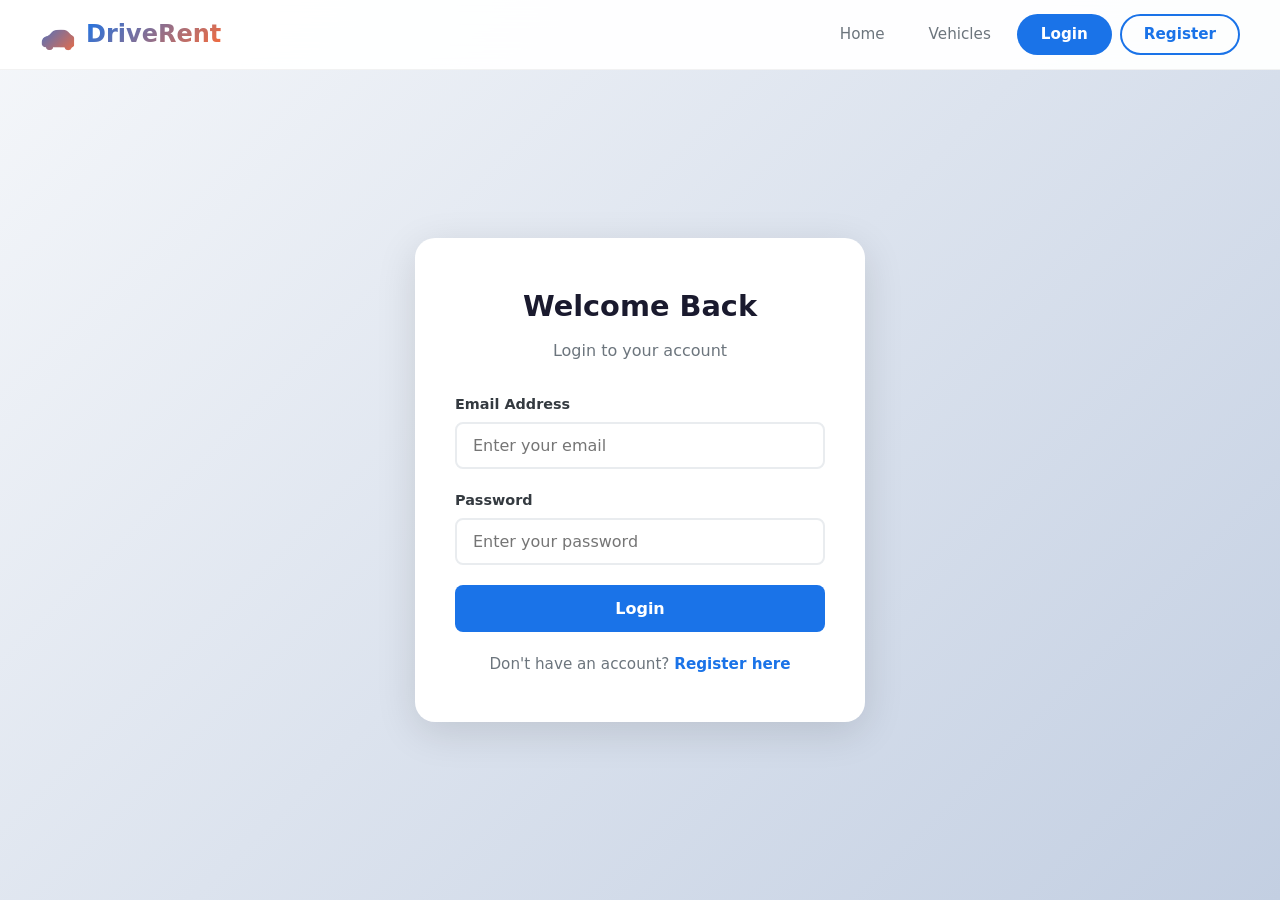
<file: frontend/pages/booking.html>
<!DOCTYPE html>
<html lang="en">
<head>
  <meta charset="UTF-8">
  <meta name="viewport" content="width=device-width, initial-scale=1.0">
  <title>Booking - DriveRent</title>
  <link rel="stylesheet" href="../css/style.css">
  <link rel="icon" href="data:image/svg+xml,<svg xmlns='http://www.w3.org/2000/svg' viewBox='0 0 100 100'><text y='.9em' font-size='90'>🚗</text></svg>">
</head>
<body>
  <nav class="navbar">
    <div class="container">
      <a href="/" class="nav-brand">
        <span class="brand-icon">🚗</span>
        <span>DriveRent</span>
      </a>
      <button class="nav-toggle" aria-label="Toggle navigation">
        <span></span><span></span><span></span>
      </button>
      <div class="nav-links"></div>
    </div>
  </nav>

  <main class="booking-page">
    <div class="container">
      <h1 style="font-size:2rem;font-weight:800;margin-bottom:8px;" id="pageTitle">Bookings</h1>
      <p style="color:var(--gray);margin-bottom:30px;" id="pageSubtitle">Choose a vehicle or manage your existing bookings.</p>

      <div id="myBookings"></div>

      <div id="bookingContent" style="display:none;">
        <div class="booking-layout">
          <div>
            <form id="bookingForm">
              <div id="alert" class="alert"></div>
              <input type="hidden" id="vehicleId">
              <div class="form-group">
                <label for="startDate">Pick-up Date</label>
                <input type="date" id="startDate" required
                       min="">
              </div>
              <div class="form-group">
                <label for="endDate">Drop-off Date</label>
                <input type="date" id="endDate" required
                       min="">
              </div>
              <button type="submit" class="form-submit">Confirm Booking</button>
            </form>
          </div>
          <div class="booking-summary" id="bookingSummary">
            <p style="color:var(--gray);">Select a vehicle to see booking summary</p>
          </div>
        </div>
      </div>
    </div>
  </main>

  <footer class="footer">
    <div class="container">
      <div class="footer-grid">
        <div class="footer-brand">
          <h3>🚗 DriveRent</h3>
          <p>Your trusted partner for vehicle rentals.</p>
        </div>
        <div>
          <h4>Quick Links</h4>
          <a href="/">Home</a>
          <a href="vehicles.html">Vehicles</a>
        </div>
        <div>
          <h4>Legal</h4>
          <a href="#">Terms & Conditions</a>
          <a href="#">Privacy Policy</a>
        </div>
        <div>
          <h4>Contact</h4>
          <a href="#">📧 support@driverent.com</a>
          <a href="#">📞 +91 98765 43210</a>
        </div>
      </div>
      <div class="footer-bottom">
        <p>&copy; 2024 DriveRent. All rights reserved.</p>
      </div>
    </div>
  </footer>

  <div class="loading-overlay" id="loadingOverlay">
    <div class="spinner"></div>
  </div>

  <script src="../js/api.js"></script>
  <script src="../js/auth.js"></script>
  <script src="../js/booking.js"></script>
  <script>
    document.addEventListener('DOMContentLoaded', () => {
      const today = new Date().toISOString().split('T')[0];
      const startDate = document.getElementById('startDate');
      const endDate = document.getElementById('endDate');
      if (startDate) startDate.setAttribute('min', today);
      if (endDate) endDate.setAttribute('min', today);
    });
  </script>
</body>
</html>
</file>
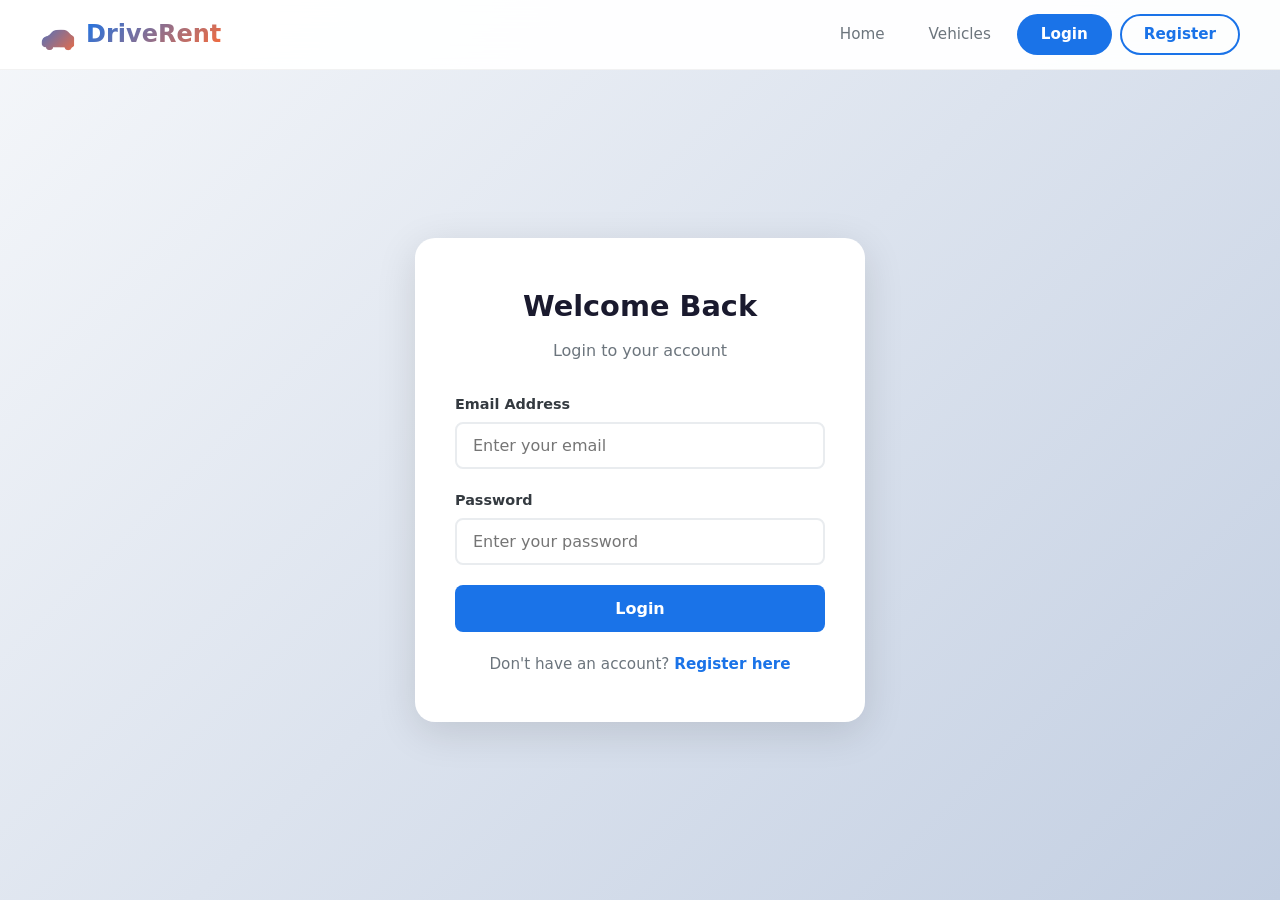
<file: frontend/pages/login.html>
<!DOCTYPE html>
<html lang="en">
<head>
  <meta charset="UTF-8">
  <meta name="viewport" content="width=device-width, initial-scale=1.0">
  <title>Login - DriveRent</title>
  <link rel="stylesheet" href="../css/style.css">
  <link rel="icon" href="data:image/svg+xml,<svg xmlns='http://www.w3.org/2000/svg' viewBox='0 0 100 100'><text y='.9em' font-size='90'>🚗</text></svg>">
</head>
<body>
  <nav class="navbar">
    <div class="container">
      <a href="/" class="nav-brand">
        <span class="brand-icon">🚗</span>
        <span>DriveRent</span>
      </a>
      <button class="nav-toggle" aria-label="Toggle navigation">
        <span></span><span></span><span></span>
      </button>
      <div class="nav-links"></div>
    </div>
  </nav>

  <main class="auth-page">
    <div class="auth-card">
      <div class="auth-header">
        <h2>Welcome Back</h2>
        <p>Login to your account</p>
      </div>
      <div id="alert" class="alert"></div>
      <form id="loginForm">
        <div class="form-group">
          <label for="email">Email Address</label>
          <input type="email" id="email" placeholder="Enter your email" required>
          <div class="error-text">Please enter a valid email</div>
        </div>
        <div class="form-group">
          <label for="password">Password</label>
          <input type="password" id="password" placeholder="Enter your password" required minlength="6">
          <div class="error-text">Password must be at least 6 characters</div>
        </div>
        <button type="submit" class="form-submit" id="submitBtn">Login</button>
      </form>
      <div class="auth-footer">
        Don't have an account? <a href="register.html">Register here</a>
      </div>
    </div>
  </main>

  <div class="loading-overlay" id="loadingOverlay">
    <div class="spinner"></div>
  </div>

  <script src="../js/api.js"></script>
  <script src="../js/auth.js"></script>
  <script>
    document.addEventListener('DOMContentLoaded', () => {
      const params = new URLSearchParams(window.location.search);
      const redirect = params.get('redirect');
      if (redirect) {
        const regLink = document.querySelector('.auth-footer a');
        if (regLink) {
          regLink.href = `register.html?redirect=${encodeURIComponent(redirect)}`;
        }
      }
    });

    document.getElementById('loginForm').addEventListener('submit', async (e) => {
      e.preventDefault();
      hideAlert();

      const email = document.getElementById('email').value.trim();
      const password = document.getElementById('password').value;
      const submitBtn = document.getElementById('submitBtn');

      submitBtn.disabled = true;
      submitBtn.textContent = 'Logging in...';

      try {
        const response = await api.login(email, password);

        if (response.success) {
          localStorage.setItem('token', response.data.token);
          localStorage.setItem('user', JSON.stringify({
            id: response.data.id,
            name: response.data.name,
            email: response.data.email,
            role: response.data.role,
          }));

          const params = new URLSearchParams(window.location.search);
          const redirect = params.get('redirect') || '/';
          window.location.href = redirect;
        } else {
          showAlert(response.message || 'Login failed');
        }
      } catch (error) {
        showAlert(error.message);
      } finally {
        submitBtn.disabled = false;
        submitBtn.textContent = 'Login';
      }
    });
  </script>
</body>
</html>
</file>
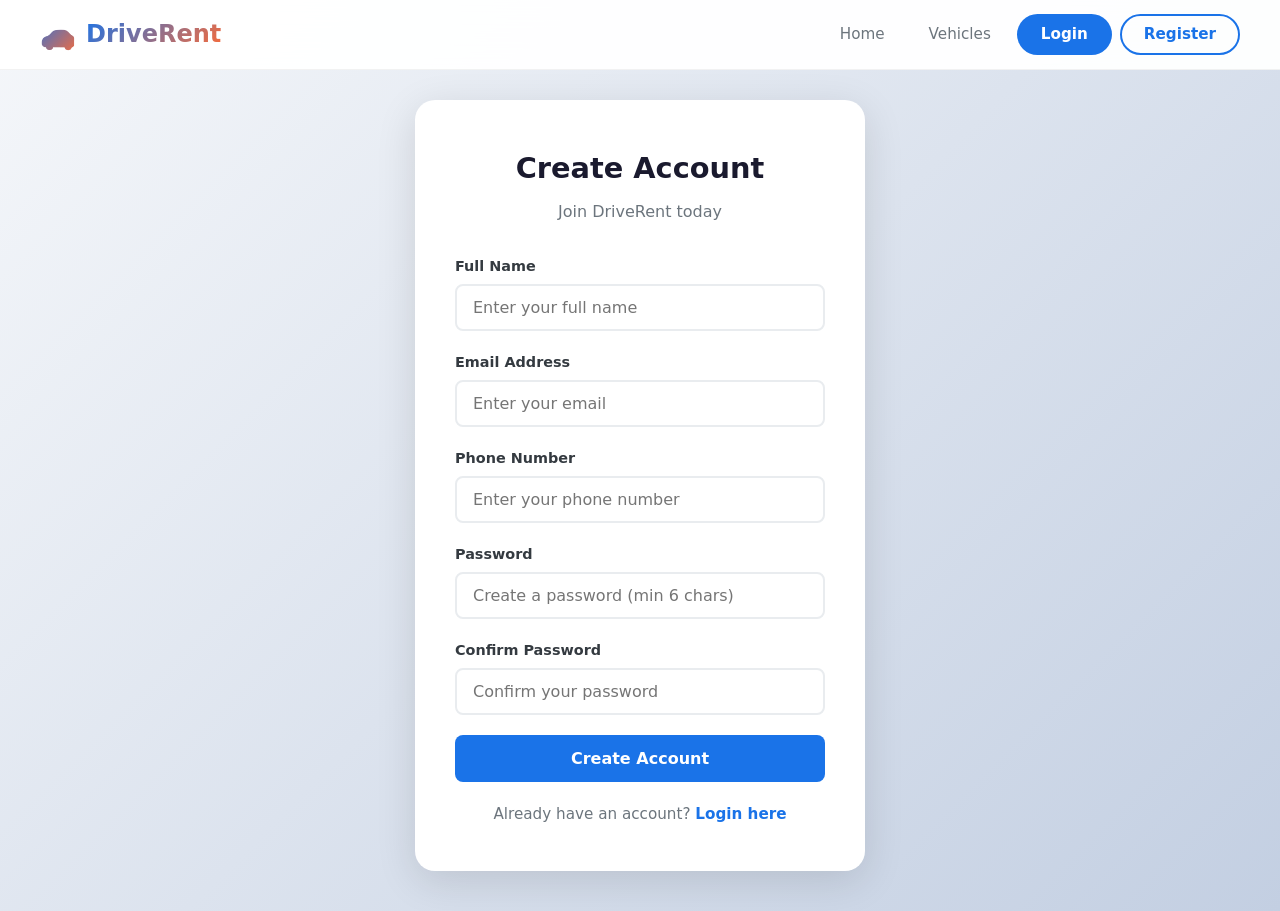
<file: frontend/pages/register.html>
<!DOCTYPE html>
<html lang="en">
<head>
  <meta charset="UTF-8">
  <meta name="viewport" content="width=device-width, initial-scale=1.0">
  <title>Register - DriveRent</title>
  <link rel="stylesheet" href="../css/style.css">
  <link rel="icon" href="data:image/svg+xml,<svg xmlns='http://www.w3.org/2000/svg' viewBox='0 0 100 100'><text y='.9em' font-size='90'>🚗</text></svg>">
</head>
<body>
  <nav class="navbar">
    <div class="container">
      <a href="/" class="nav-brand">
        <span class="brand-icon">🚗</span>
        <span>DriveRent</span>
      </a>
      <button class="nav-toggle" aria-label="Toggle navigation">
        <span></span><span></span><span></span>
      </button>
      <div class="nav-links"></div>
    </div>
  </nav>

  <main class="auth-page">
    <div class="auth-card">
      <div class="auth-header">
        <h2>Create Account</h2>
        <p>Join DriveRent today</p>
      </div>
      <div id="alert" class="alert"></div>
      <form id="registerForm">
        <div class="form-group">
          <label for="name">Full Name</label>
          <input type="text" id="name" placeholder="Enter your full name" required minlength="2">
          <div class="error-text">Name must be at least 2 characters</div>
        </div>
        <div class="form-group">
          <label for="email">Email Address</label>
          <input type="email" id="email" placeholder="Enter your email" required>
          <div class="error-text">Please enter a valid email</div>
        </div>
        <div class="form-group">
          <label for="phone">Phone Number</label>
          <input type="tel" id="phone" placeholder="Enter your phone number">
        </div>
        <div class="form-group">
          <label for="password">Password</label>
          <input type="password" id="password" placeholder="Create a password (min 6 chars)" required minlength="6">
          <div class="error-text">Password must be at least 6 characters</div>
        </div>
        <div class="form-group">
          <label for="confirmPassword">Confirm Password</label>
          <input type="password" id="confirmPassword" placeholder="Confirm your password" required>
          <div class="error-text">Passwords do not match</div>
        </div>
        <button type="submit" class="form-submit" id="submitBtn">Create Account</button>
      </form>
      <div class="auth-footer">
        Already have an account? <a href="login.html">Login here</a>
      </div>
    </div>
  </main>

  <div class="loading-overlay" id="loadingOverlay">
    <div class="spinner"></div>
  </div>

  <script src="../js/api.js"></script>
  <script src="../js/auth.js"></script>
  <script>
    document.addEventListener('DOMContentLoaded', () => {
      const params = new URLSearchParams(window.location.search);
      const redirect = params.get('redirect');
      if (redirect) {
        const loginLink = document.querySelector('.auth-footer a');
        if (loginLink) {
          loginLink.href = `login.html?redirect=${encodeURIComponent(redirect)}`;
        }
      }
    });

    document.getElementById('registerForm').addEventListener('submit', async (e) => {
      e.preventDefault();
      hideAlert();

      const name = document.getElementById('name').value.trim();
      const email = document.getElementById('email').value.trim();
      const phone = document.getElementById('phone').value.trim();
      const password = document.getElementById('password').value;
      const confirmPassword = document.getElementById('confirmPassword').value;
      const submitBtn = document.getElementById('submitBtn');

      if (password !== confirmPassword) {
        showAlert('Passwords do not match');
        return;
      }

      submitBtn.disabled = true;
      submitBtn.textContent = 'Creating account...';

      try {
        const response = await api.register(name, email, password, phone);

        if (response.success) {
          showAlert('Account created successfully! Redirecting to login...', 'success');
          setTimeout(() => {
            const params = new URLSearchParams(window.location.search);
            const redirect = params.get('redirect');
            window.location.href = redirect ? `login.html?redirect=${encodeURIComponent(redirect)}` : 'login.html';
          }, 1500);
        } else {
          showAlert(response.message || 'Registration failed');
        }
      } catch (error) {
        showAlert(error.message);
      } finally {
        submitBtn.disabled = false;
        submitBtn.textContent = 'Create Account';
      }
    });
  </script>
</body>
</html>
</file>
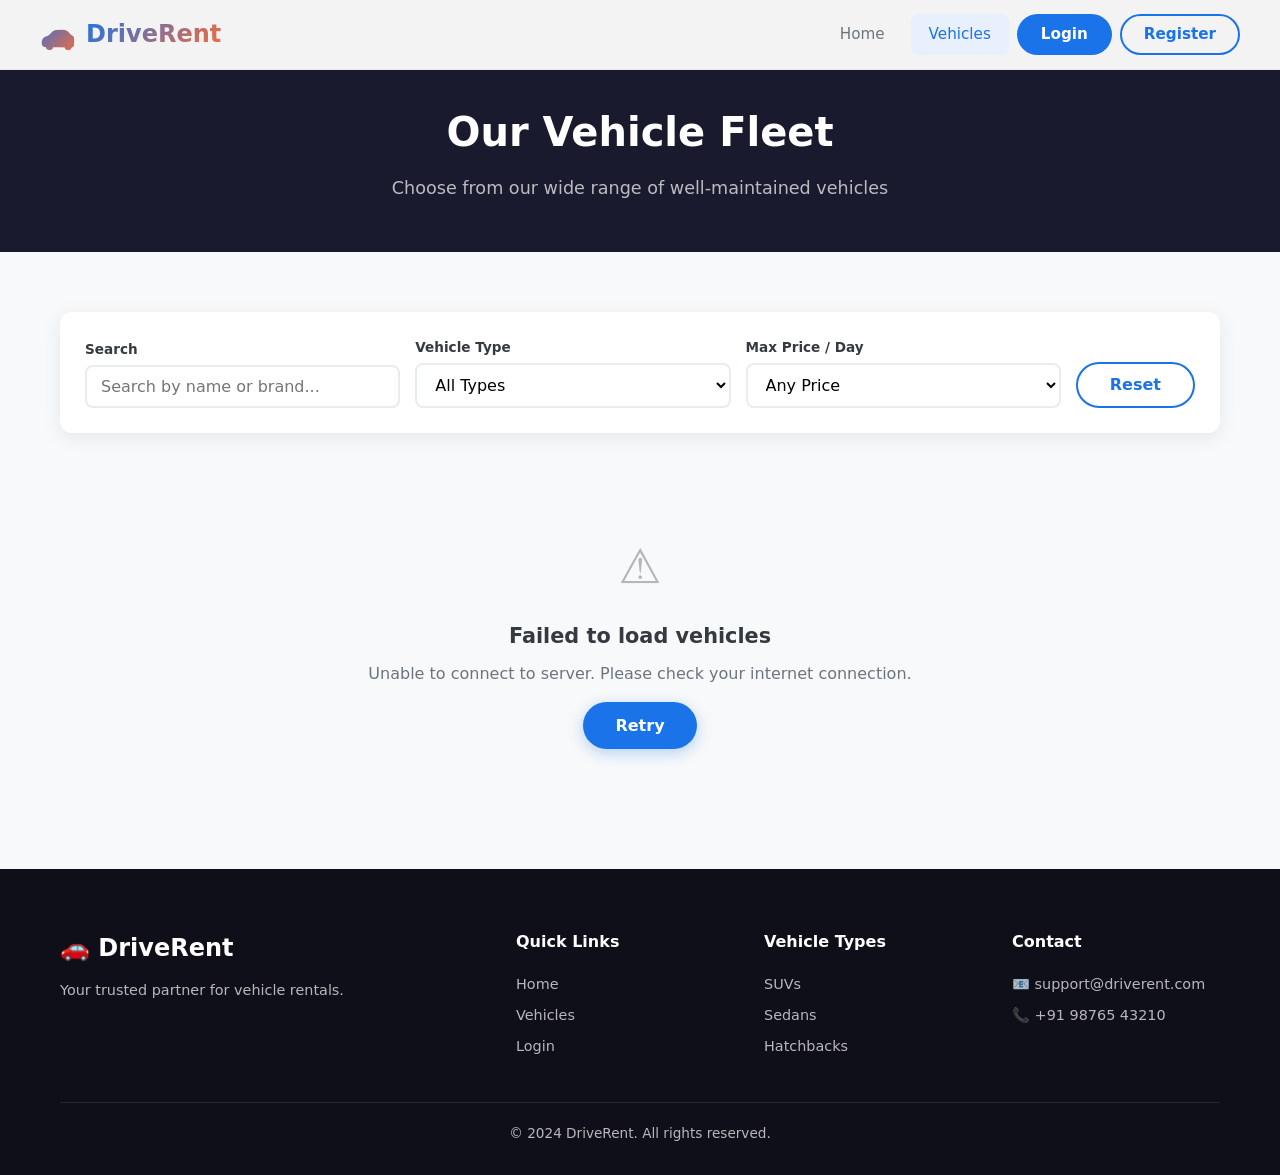
<file: frontend/pages/vehicles.html>
<!DOCTYPE html>
<html lang="en">
<head>
  <meta charset="UTF-8">
  <meta name="viewport" content="width=device-width, initial-scale=1.0">
  <title>Vehicles - DriveRent</title>
  <link rel="stylesheet" href="../css/style.css">
  <link rel="icon" href="data:image/svg+xml,<svg xmlns='http://www.w3.org/2000/svg' viewBox='0 0 100 100'><text y='.9em' font-size='90'>🚗</text></svg>">
</head>
<body>
  <nav class="navbar">
    <div class="container">
      <a href="/" class="nav-brand">
        <span class="brand-icon">🚗</span>
        <span>DriveRent</span>
      </a>
      <button class="nav-toggle" aria-label="Toggle navigation">
        <span></span><span></span><span></span>
      </button>
      <div class="nav-links"></div>
    </div>
  </nav>

  <div class="page-header">
    <div class="container">
      <h1>Our Vehicle Fleet</h1>
      <p>Choose from our wide range of well-maintained vehicles</p>
    </div>
  </div>

  <section class="page-section">
    <div class="container">
      <div class="filters-bar">
        <div class="form-group">
          <label>Search</label>
          <input type="text" id="searchInput" placeholder="Search by name or brand..." oninput="applyFilters()">
        </div>
        <div class="form-group">
          <label>Vehicle Type</label>
          <select id="typeFilter" onchange="applyFilters()">
            <option value="">All Types</option>
            <option value="SUV">SUV</option>
            <option value="Sedan">Sedan</option>
            <option value="Hatchback">Hatchback</option>
            <option value="Luxury">Luxury</option>
            <option value="MUV">MUV</option>
            <option value="Coupe">Coupe</option>
          </select>
        </div>
        <div class="form-group">
          <label>Max Price / Day</label>
          <select id="priceFilter" onchange="applyFilters()">
            <option value="">Any Price</option>
            <option value="1000">Under ₹1,000</option>
            <option value="2000">Under ₹2,000</option>
            <option value="5000">Under ₹5,000</option>
            <option value="10000">Under ₹10,000</option>
          </select>
        </div>
        <button class="btn btn-secondary" onclick="resetFilters()">Reset</button>
      </div>

      <div class="vehicles-grid" id="vehiclesGrid">
        <div class="spinner"></div>
      </div>
    </div>
  </section>

  <footer class="footer">
    <div class="container">
      <div class="footer-grid">
        <div class="footer-brand">
          <h3>🚗 DriveRent</h3>
          <p>Your trusted partner for vehicle rentals.</p>
        </div>
        <div>
          <h4>Quick Links</h4>
          <a href="/">Home</a>
          <a href="vehicles.html">Vehicles</a>
          <a href="login.html">Login</a>
        </div>
        <div>
          <h4>Vehicle Types</h4>
          <a href="vehicles.html?type=SUV">SUVs</a>
          <a href="vehicles.html?type=Sedan">Sedans</a>
          <a href="vehicles.html?type=Hatchback">Hatchbacks</a>
        </div>
        <div>
          <h4>Contact</h4>
          <a href="#">📧 support@driverent.com</a>
          <a href="#">📞 +91 98765 43210</a>
        </div>
      </div>
      <div class="footer-bottom">
        <p>&copy; 2024 DriveRent. All rights reserved.</p>
      </div>
    </div>
  </footer>

  <div class="loading-overlay" id="loadingOverlay">
    <div class="spinner"></div>
  </div>

  <script src="../js/api.js"></script>
  <script src="../js/auth.js"></script>
  <script src="../js/vehicles.js"></script>
</body>
</html>
</file>
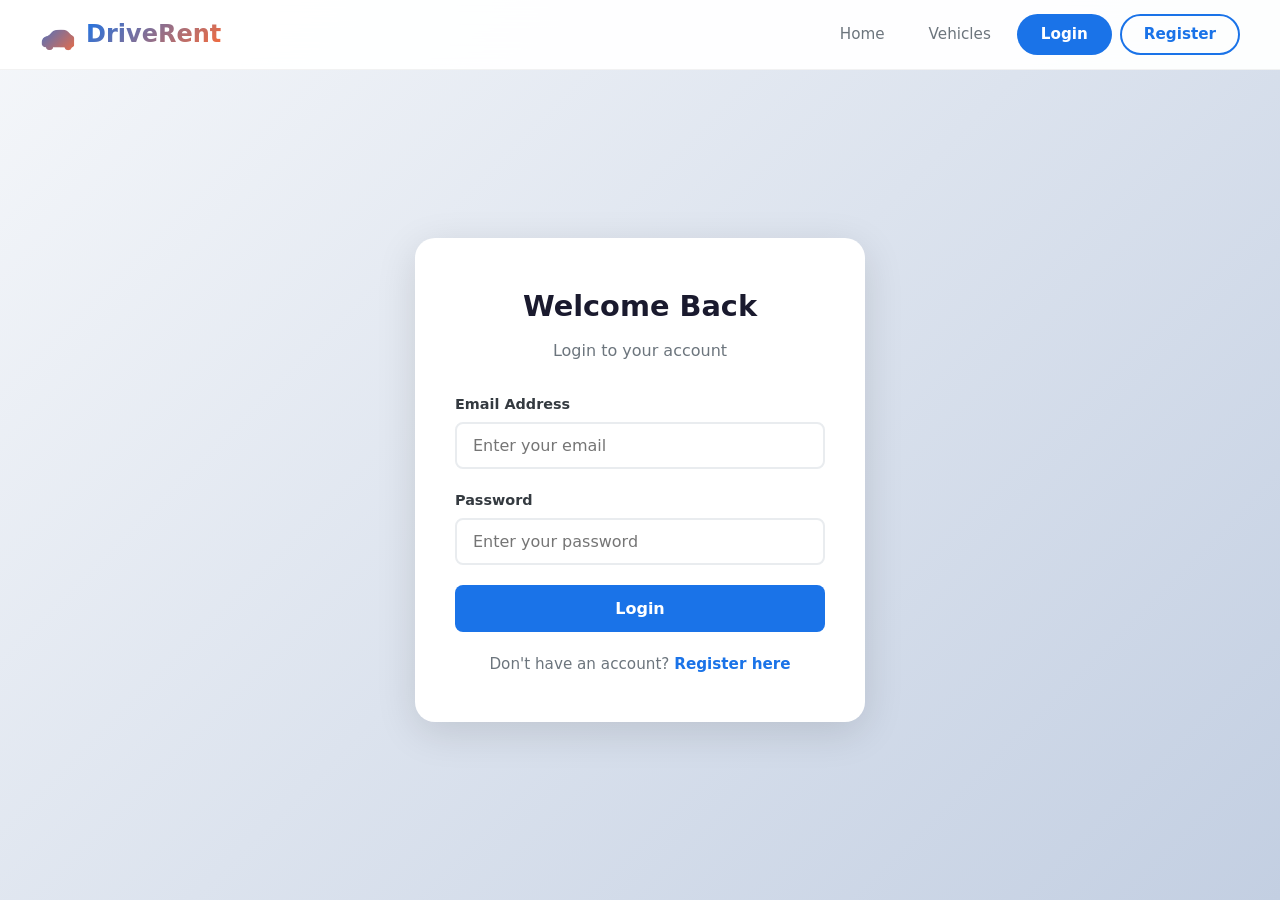
<file: frontend/pages/admin/dashboard.html>
<!DOCTYPE html>
<html lang="en">
<head>
  <meta charset="UTF-8">
  <meta name="viewport" content="width=device-width, initial-scale=1.0">
  <title>Admin Dashboard - DriveRent</title>
  <link rel="stylesheet" href="../../css/style.css">
  <link rel="stylesheet" href="../../css/admin.css">
  <link rel="icon" href="data:image/svg+xml,<svg xmlns='http://www.w3.org/2000/svg' viewBox='0 0 100 100'><text y='.9em' font-size='90'>🚗</text></svg>">
</head>
<body>
  <nav class="navbar">
    <div class="container">
      <a href="/" class="nav-brand">
        <span class="brand-icon">🚗</span>
        <span>DriveRent</span>
      </a>
      <button class="nav-toggle" aria-label="Toggle navigation">
        <span></span><span></span><span></span>
      </button>
      <div class="nav-links"></div>
    </div>
  </nav>

  <div class="admin-layout">
    <aside class="admin-sidebar">
      <div class="admin-user">
        <h4 id="adminName">Admin</h4>
        <p id="adminEmail">admin@gmail.com</p>
      </div>
      <a href="dashboard.html" class="active">
        <span class="sidebar-icon">📊</span> Dashboard
      </a>
      <a href="manage-vehicles.html">
        <span class="sidebar-icon">🚗</span> Vehicles
      </a>
      <a href="manage-bookings.html">
        <span class="sidebar-icon">📋</span> Bookings
      </a>
      <a href="manage-users.html">
        <span class="sidebar-icon">👥</span> Users
      </a>
    </aside>

    <main class="admin-main">
      <h2>Dashboard</h2>
      <p>Overview of your rental business</p>

      <div class="stats-grid">
        <div class="stat-card">
          <div class="stat-icon blue">👥</div>
          <div class="stat-info">
            <h4 id="totalUsers">0</h4>
            <p>Total Users</p>
          </div>
        </div>
        <div class="stat-card">
          <div class="stat-icon green">🚗</div>
          <div class="stat-info">
            <h4 id="totalVehicles">0</h4>
            <p>Total Vehicles</p>
          </div>
        </div>
        <div class="stat-card">
          <div class="stat-icon orange">📋</div>
          <div class="stat-info">
            <h4 id="totalBookings">0</h4>
            <p>Total Bookings</p>
          </div>
        </div>
        <div class="stat-card">
          <div class="stat-icon blue">⏳</div>
          <div class="stat-info">
            <h4 id="pendingBookings">0</h4>
            <p>Pending</p>
          </div>
        </div>
        <div class="stat-card">
          <div class="stat-icon green">✅</div>
          <div class="stat-info">
            <h4 id="confirmedBookings">0</h4>
            <p>Confirmed</p>
          </div>
        </div>
        <div class="stat-card">
          <div class="stat-icon red">❌</div>
          <div class="stat-info">
            <h4 id="cancelledBookings">0</h4>
            <p>Cancelled</p>
          </div>
        </div>
      </div>
    </main>
  </div>

  <div class="loading-overlay" id="loadingOverlay">
    <div class="spinner"></div>
  </div>

  <script src="../../js/api.js"></script>
  <script src="../../js/auth.js"></script>
  <script src="../../js/admin/dashboard.js"></script>
  <script>
    document.addEventListener('DOMContentLoaded', () => {
      const user = api.getUser();
      if (user) {
        document.getElementById('adminName').textContent = user.name;
        document.getElementById('adminEmail').textContent = user.email;
      }
    });
  </script>
</body>
</html>
</file>
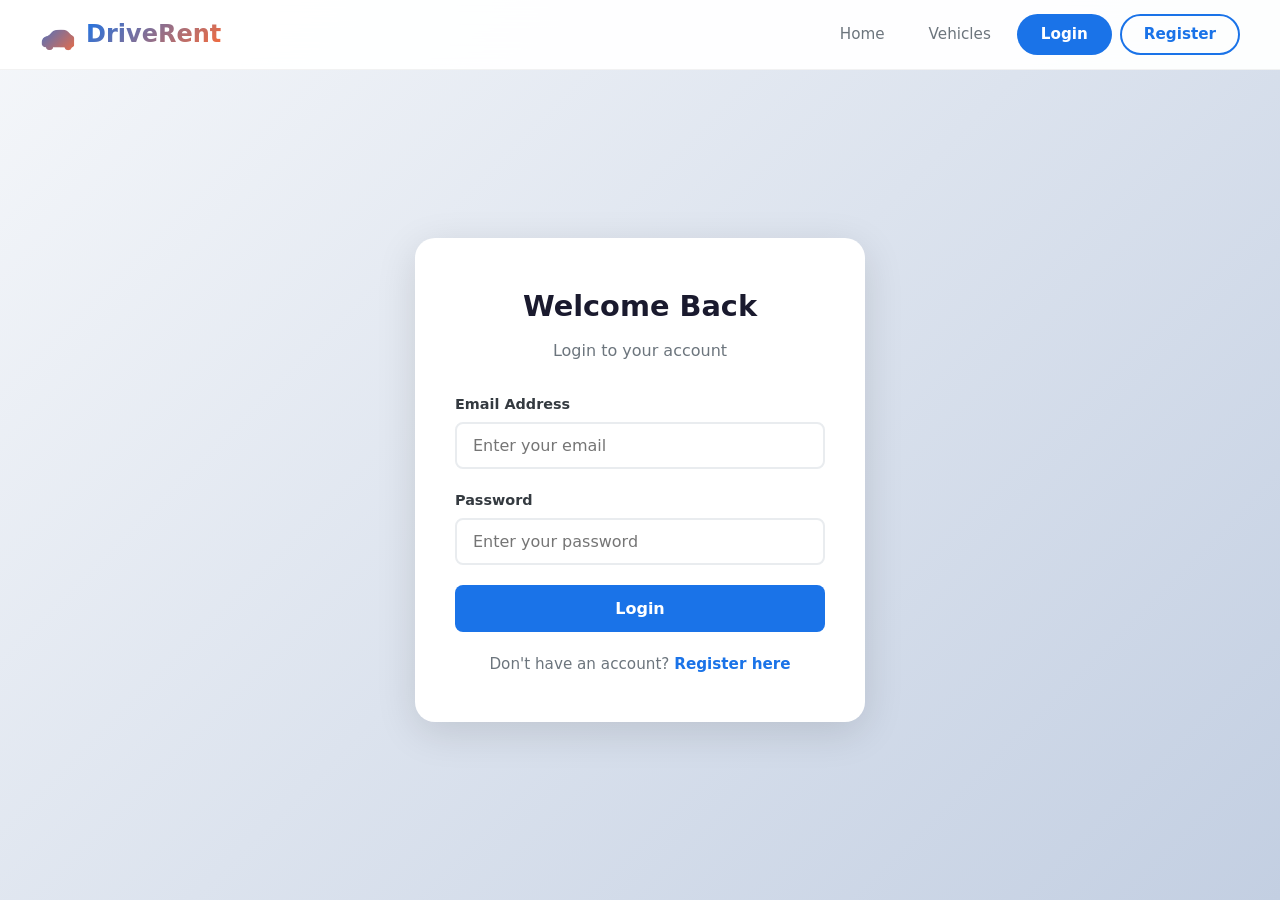
<file: frontend/pages/admin/manage-bookings.html>
<!DOCTYPE html>
<html lang="en">
<head>
  <meta charset="UTF-8">
  <meta name="viewport" content="width=device-width, initial-scale=1.0">
  <title>Manage Bookings - DriveRent Admin</title>
  <link rel="stylesheet" href="../../css/style.css">
  <link rel="stylesheet" href="../../css/admin.css">
  <link rel="icon" href="data:image/svg+xml,<svg xmlns='http://www.w3.org/2000/svg' viewBox='0 0 100 100'><text y='.9em' font-size='90'>🚗</text></svg>">
</head>
<body>
  <nav class="navbar">
    <div class="container">
      <a href="/" class="nav-brand">
        <span class="brand-icon">🚗</span>
        <span>DriveRent</span>
      </a>
      <button class="nav-toggle" aria-label="Toggle navigation">
        <span></span><span></span><span></span>
      </button>
      <div class="nav-links"></div>
    </div>
  </nav>

  <div class="admin-layout">
    <aside class="admin-sidebar">
      <div class="admin-user">
        <h4 id="adminName">Admin</h4>
        <p id="adminEmail">admin@gmail.com</p>
      </div>
      <a href="dashboard.html"><span class="sidebar-icon">📊</span> Dashboard</a>
      <a href="manage-vehicles.html"><span class="sidebar-icon">🚗</span> Vehicles</a>
      <a href="manage-bookings.html" class="active"><span class="sidebar-icon">📋</span> Bookings</a>
      <a href="manage-users.html"><span class="sidebar-icon">👥</span> Users</a>
    </aside>

    <main class="admin-main">
      <div class="data-table-wrapper">
        <div class="data-table-toolbar">
          <h3>All Bookings</h3>
        </div>
        <table class="data-table" id="bookingsTable">
          <thead>
            <tr>
              <th>ID</th>
              <th>Customer</th>
              <th>Vehicle</th>
              <th>Dates</th>
              <th>Total</th>
              <th>Status</th>
              <th>Actions</th>
            </tr>
          </thead>
          <tbody></tbody>
        </table>
      </div>
    </main>
  </div>

  <div class="loading-overlay" id="loadingOverlay">
    <div class="spinner"></div>
  </div>

  <script src="../../js/api.js"></script>
  <script src="../../js/auth.js"></script>
  <script src="../../js/admin/manage-bookings.js"></script>
  <script>
    document.addEventListener('DOMContentLoaded', () => {
      const user = api.getUser();
      if (user) {
        document.getElementById('adminName').textContent = user.name;
        document.getElementById('adminEmail').textContent = user.email;
      }
    });
  </script>
</body>
</html>
</file>
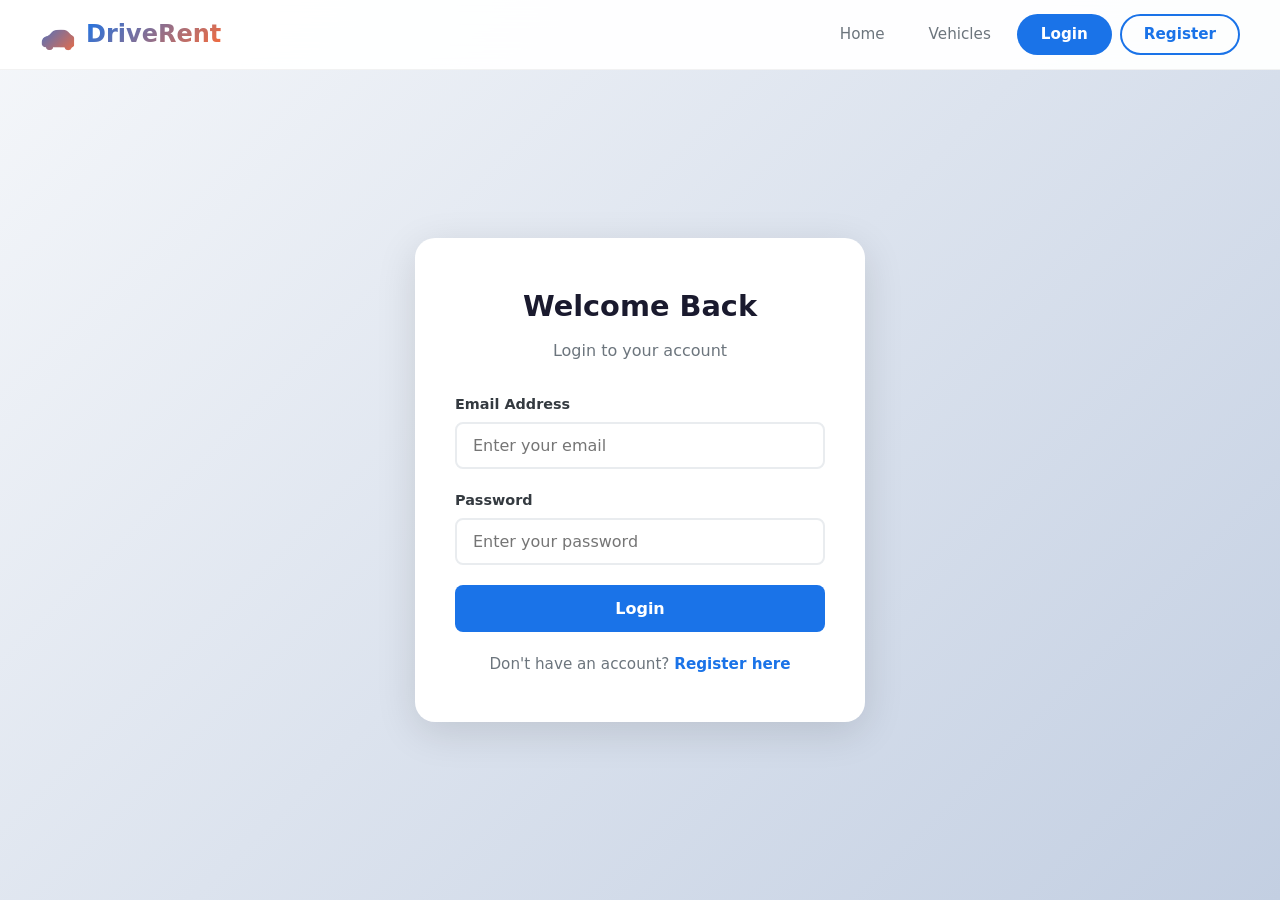
<file: frontend/pages/admin/manage-users.html>
<!DOCTYPE html>
<html lang="en">
<head>
  <meta charset="UTF-8">
  <meta name="viewport" content="width=device-width, initial-scale=1.0">
  <title>Manage Users - DriveRent Admin</title>
  <link rel="stylesheet" href="../../css/style.css">
  <link rel="stylesheet" href="../../css/admin.css">
  <link rel="icon" href="data:image/svg+xml,<svg xmlns='http://www.w3.org/2000/svg' viewBox='0 0 100 100'><text y='.9em' font-size='90'>🚗</text></svg>">
</head>
<body>
  <nav class="navbar">
    <div class="container">
      <a href="/" class="nav-brand">
        <span class="brand-icon">🚗</span>
        <span>DriveRent</span>
      </a>
      <button class="nav-toggle" aria-label="Toggle navigation">
        <span></span><span></span><span></span>
      </button>
      <div class="nav-links"></div>
    </div>
  </nav>

  <div class="admin-layout">
    <aside class="admin-sidebar">
      <div class="admin-user">
        <h4 id="adminName">Admin</h4>
        <p id="adminEmail">admin@gmail.com</p>
      </div>
      <a href="dashboard.html"><span class="sidebar-icon">📊</span> Dashboard</a>
      <a href="manage-vehicles.html"><span class="sidebar-icon">🚗</span> Vehicles</a>
      <a href="manage-bookings.html"><span class="sidebar-icon">📋</span> Bookings</a>
      <a href="manage-users.html" class="active"><span class="sidebar-icon">👥</span> Users</a>
    </aside>

    <main class="admin-main">
      <div class="data-table-wrapper">
        <div class="data-table-toolbar">
          <h3>All Users</h3>
        </div>
        <table class="data-table" id="usersTable">
          <thead>
            <tr>
              <th>ID</th>
              <th>Name</th>
              <th>Email</th>
              <th>Phone</th>
              <th>Role</th>
            </tr>
          </thead>
          <tbody></tbody>
        </table>
      </div>
    </main>
  </div>

  <div class="loading-overlay" id="loadingOverlay">
    <div class="spinner"></div>
  </div>

  <script src="../../js/api.js"></script>
  <script src="../../js/auth.js"></script>
  <script src="../../js/admin/manage-users.js"></script>
  <script>
    document.addEventListener('DOMContentLoaded', () => {
      const user = api.getUser();
      if (user) {
        document.getElementById('adminName').textContent = user.name;
        document.getElementById('adminEmail').textContent = user.email;
      }
    });
  </script>
</body>
</html>
</file>
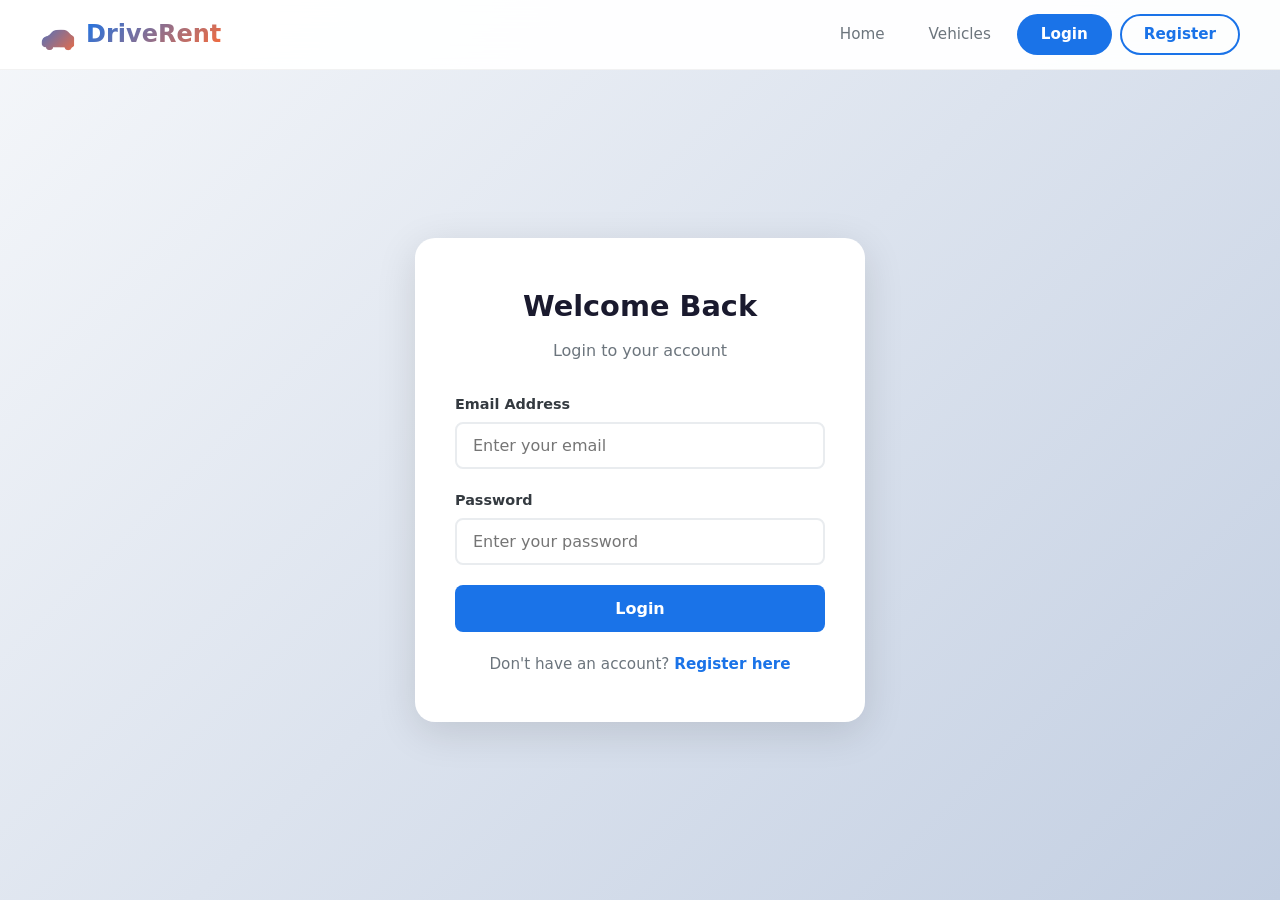
<file: frontend/pages/admin/manage-vehicles.html>
<!DOCTYPE html>
<html lang="en">
<head>
  <meta charset="UTF-8">
  <meta name="viewport" content="width=device-width, initial-scale=1.0">
  <title>Manage Vehicles - DriveRent Admin</title>
  <link rel="stylesheet" href="../../css/style.css">
  <link rel="stylesheet" href="../../css/admin.css">
  <link rel="icon" href="data:image/svg+xml,<svg xmlns='http://www.w3.org/2000/svg' viewBox='0 0 100 100'><text y='.9em' font-size='90'>🚗</text></svg>">
</head>
<body>
  <nav class="navbar">
    <div class="container">
      <a href="/" class="nav-brand">
        <span class="brand-icon">🚗</span>
        <span>DriveRent</span>
      </a>
      <button class="nav-toggle" aria-label="Toggle navigation">
        <span></span><span></span><span></span>
      </button>
      <div class="nav-links"></div>
    </div>
  </nav>

  <div class="admin-layout">
    <aside class="admin-sidebar">
      <div class="admin-user">
        <h4 id="adminName">Admin</h4>
        <p id="adminEmail">admin@gmail.com</p>
      </div>
      <a href="dashboard.html"><span class="sidebar-icon">📊</span> Dashboard</a>
      <a href="manage-vehicles.html" class="active"><span class="sidebar-icon">🚗</span> Vehicles</a>
      <a href="manage-bookings.html"><span class="sidebar-icon">📋</span> Bookings</a>
      <a href="manage-users.html"><span class="sidebar-icon">👥</span> Users</a>
    </aside>

    <main class="admin-main">
      <div id="alert" class="alert"></div>
      <div class="data-table-wrapper">
        <div class="data-table-toolbar">
          <h3>All Vehicles</h3>
          <button class="btn btn-primary" onclick="openAddModal()">+ Add Vehicle</button>
        </div>
        <table class="data-table" id="vehiclesTable">
          <thead>
            <tr>
              <th>ID</th>
              <th>Name</th>
              <th>Brand</th>
              <th>Type</th>
              <th>Year</th>
              <th>Price/Day</th>
              <th>Status</th>
              <th>Actions</th>
            </tr>
          </thead>
          <tbody></tbody>
        </table>
      </div>
    </main>
  </div>

  <div class="modal-overlay" id="vehicleModal">
    <div class="modal">
      <div class="modal-header">
        <h3 id="modalTitle">Add Vehicle</h3>
        <button class="modal-close" onclick="closeModal()">✕</button>
      </div>
      <form id="vehicleForm">
        <div class="form-group">
          <label>Vehicle Name *</label>
          <input type="text" id="vehicleName" placeholder="e.g. Toyota Fortuner" required>
        </div>
        <div class="form-group">
          <label>Brand *</label>
          <input type="text" id="vehicleBrand" placeholder="e.g. Toyota" required>
        </div>
        <div style="display:grid;grid-template-columns:1fr 1fr;gap:15px;">
          <div class="form-group">
            <label>Type</label>
            <select id="vehicleType">
              <option value="SUV">SUV</option>
              <option value="Sedan">Sedan</option>
              <option value="Hatchback">Hatchback</option>
              <option value="Luxury">Luxury</option>
              <option value="MUV">MUV</option>
              <option value="Coupe">Coupe</option>
            </select>
          </div>
          <div class="form-group">
            <label>Year *</label>
            <input type="number" id="vehicleYear" placeholder="2024" required min="2000" max="2030">
          </div>
        </div>
        <div style="display:grid;grid-template-columns:1fr 1fr;gap:15px;">
          <div class="form-group">
            <label>Price per Day (₹) *</label>
            <input type="number" id="vehiclePrice" placeholder="e.g. 2500" required min="1" step="0.01">
          </div>
          <div class="form-group">
            <label>Seating Capacity</label>
            <input type="number" id="vehicleSeats" placeholder="5" min="1" max="50">
          </div>
        </div>
        <div style="display:grid;grid-template-columns:1fr 1fr;gap:15px;">
          <div class="form-group">
            <label>Transmission</label>
            <select id="vehicleTransmission">
              <option value="Manual">Manual</option>
              <option value="Automatic">Automatic</option>
              <option value="CVT">CVT</option>
            </select>
          </div>
          <div class="form-group" style="display:flex;align-items:center;gap:10px;padding-top:24px;">
            <input type="checkbox" id="vehicleAvailable" checked style="width:auto;">
            <label for="vehicleAvailable" style="margin:0;">Available for rent</label>
          </div>
        </div>
        <div class="form-group">
          <label>Image URL</label>
          <input type="url" id="vehicleImage" placeholder="https://example.com/car-image.jpg">
        </div>
        <div class="form-group">
          <label>Description</label>
          <textarea id="vehicleDescription" placeholder="Describe the vehicle features..."></textarea>
        </div>
        <button type="submit" class="form-submit">Save Vehicle</button>
      </form>
    </div>
  </div>

  <div class="loading-overlay" id="loadingOverlay">
    <div class="spinner"></div>
  </div>

  <script src="../../js/api.js"></script>
  <script src="../../js/auth.js"></script>
  <script src="../../js/admin/manage-vehicles.js"></script>
  <script>
    document.addEventListener('DOMContentLoaded', () => {
      const user = api.getUser();
      if (user) {
        document.getElementById('adminName').textContent = user.name;
        document.getElementById('adminEmail').textContent = user.email;
      }
    });
  </script>
</body>
</html>
</file>
<file: frontend/css/style.css>
*,
*::before,
*::after {
  margin: 0;
  padding: 0;
  box-sizing: border-box;
}

:root {
  --primary: #1a73e8;
  --primary-dark: #1557b0;
  --primary-light: #e8f0fe;
  --secondary: #ff6b35;
  --secondary-dark: #e55a2b;
  --dark: #1a1a2e;
  --darker: #0f0f1a;
  --light: #f8f9fa;
  --gray: #6c757d;
  --gray-light: #e9ecef;
  --gray-dark: #343a40;
  --white: #ffffff;
  --success: #28a745;
  --danger: #dc3545;
  --warning: #ffc107;
  --info: #17a2b8;
  --shadow: 0 4px 20px rgba(0, 0, 0, 0.08);
  --shadow-lg: 0 10px 40px rgba(0, 0, 0, 0.12);
  --radius: 12px;
  --radius-sm: 8px;
  --radius-lg: 20px;
  --transition: all 0.3s ease;
  --font: 'Segoe UI', system-ui, -apple-system, sans-serif;
}

html {
  scroll-behavior: smooth;
  font-size: 16px;
}

body {
  font-family: var(--font);
  color: var(--gray-dark);
  background: var(--light);
  line-height: 1.6;
  min-height: 100vh;
  display: flex;
  flex-direction: column;
}

a {
  text-decoration: none;
  color: inherit;
}

ul {
  list-style: none;
}

img {
  max-width: 100%;
  height: auto;
  display: block;
}

button {
  cursor: pointer;
  font-family: inherit;
  border: none;
  outline: none;
}

input,
select,
textarea {
  font-family: inherit;
  font-size: 1rem;
  outline: none;
}

.container {
  max-width: 1200px;
  margin: 0 auto;
  padding: 0 20px;
}

/* ===== NAVBAR ===== */
.navbar {
  background: rgba(255, 255, 255, 0.95);
  backdrop-filter: blur(20px);
  -webkit-backdrop-filter: blur(20px);
  border-bottom: 1px solid rgba(0, 0, 0, 0.05);
  position: fixed;
  top: 0;
  left: 0;
  right: 0;
  z-index: 1000;
  padding: 0 20px;
  height: 70px;
  display: flex;
  align-items: center;
}

.navbar .container {
  display: flex;
  align-items: center;
  justify-content: space-between;
  width: 100%;
  padding: 0;
}

.nav-brand {
  display: flex;
  align-items: center;
  gap: 10px;
  font-size: 1.5rem;
  font-weight: 800;
  color: var(--primary);
}

.nav-brand .brand-icon {
  font-size: 1.8rem;
}

.nav-brand span {
  background: linear-gradient(135deg, var(--primary), var(--secondary));
  -webkit-background-clip: text;
  -webkit-text-fill-color: transparent;
  background-clip: text;
}

.nav-links {
  display: flex;
  align-items: center;
  gap: 8px;
}

.nav-links a {
  padding: 8px 18px;
  border-radius: var(--radius-sm);
  font-weight: 500;
  font-size: 0.95rem;
  color: var(--gray);
  transition: var(--transition);
  position: relative;
}

.nav-links a:hover,
.nav-links a.active {
  color: var(--primary);
  background: var(--primary-light);
}

.nav-links .btn-login {
  background: var(--primary);
  color: var(--white) !important;
  padding: 8px 24px;
  border-radius: 50px;
  font-weight: 600;
}

.nav-links .btn-login:hover {
  background: var(--primary-dark);
  transform: translateY(-1px);
}

.nav-links .btn-register {
  background: transparent;
  color: var(--primary) !important;
  border: 2px solid var(--primary);
  padding: 6px 22px;
  border-radius: 50px;
  font-weight: 600;
}

.nav-links .btn-register:hover {
  background: var(--primary);
  color: var(--white) !important;
}

.nav-toggle {
  display: none;
  flex-direction: column;
  gap: 5px;
  padding: 5px;
  background: none;
  cursor: pointer;
}

.nav-toggle span {
  width: 26px;
  height: 2.5px;
  background: var(--dark);
  border-radius: 2px;
  transition: var(--transition);
}

/* ===== HERO SECTION ===== */
.hero {
  min-height: 90vh;
  display: flex;
  align-items: center;
  padding: 120px 0 60px;
  background: linear-gradient(135deg, #f5f7fa 0%, #c3cfe2 100%);
  position: relative;
  overflow: hidden;
}

.hero::before {
  content: '';
  position: absolute;
  top: -50%;
  right: -20%;
  width: 600px;
  height: 600px;
  background: radial-gradient(circle, rgba(26, 115, 232, 0.1) 0%, transparent 70%);
  border-radius: 50%;
}

.hero .container {
  display: grid;
  grid-template-columns: 1fr 1fr;
  gap: 60px;
  align-items: center;
  position: relative;
  z-index: 1;
}

.hero-content h1 {
  font-size: 3.5rem;
  font-weight: 800;
  line-height: 1.15;
  margin-bottom: 20px;
  color: var(--dark);
}

.hero-content h1 span {
  background: linear-gradient(135deg, var(--primary), var(--secondary));
  -webkit-background-clip: text;
  -webkit-text-fill-color: transparent;
  background-clip: text;
}

.hero-content p {
  font-size: 1.15rem;
  color: var(--gray);
  margin-bottom: 35px;
  line-height: 1.7;
  max-width: 500px;
}

.hero-buttons {
  display: flex;
  gap: 15px;
  flex-wrap: wrap;
}

.btn {
  padding: 14px 32px;
  border-radius: 50px;
  font-weight: 600;
  font-size: 1rem;
  transition: var(--transition);
  display: inline-flex;
  align-items: center;
  gap: 8px;
}

.btn-primary {
  background: var(--primary);
  color: var(--white);
  box-shadow: 0 4px 15px rgba(26, 115, 232, 0.3);
}

.btn-primary:hover {
  background: var(--primary-dark);
  transform: translateY(-2px);
  box-shadow: 0 6px 20px rgba(26, 115, 232, 0.4);
}

.btn-secondary {
  background: var(--white);
  color: var(--primary);
  border: 2px solid var(--primary);
}

.btn-secondary:hover {
  background: var(--primary-light);
  transform: translateY(-2px);
}

.btn-outline {
  background: transparent;
  color: var(--primary);
  border: 2px solid var(--primary);
}

.btn-outline:hover {
  background: var(--primary);
  color: var(--white);
}

.btn-sm {
  padding: 8px 20px;
  font-size: 0.9rem;
}

.btn-danger {
  background: var(--danger);
  color: var(--white);
}

.btn-danger:hover {
  background: #c82333;
}

.btn-success {
  background: var(--success);
  color: var(--white);
}

.btn-success:hover {
  background: #218838;
}

.btn-warning {
  background: var(--warning);
  color: var(--dark);
}

.btn-warning:hover {
  background: #e0a800;
}

.hero-image {
  display: flex;
  justify-content: center;
  align-items: center;
}

.hero-image img {
  max-width: 110%;
  animation: float 6s ease-in-out infinite;
  filter: drop-shadow(0 20px 40px rgba(0, 0, 0, 0.15));
}

@keyframes float {
  0%, 100% { transform: translateY(0); }
  50% { transform: translateY(-20px); }
}

/* ===== FEATURES SECTION ===== */
.features {
  padding: 80px 0;
  background: var(--white);
}

.section-title {
  text-align: center;
  margin-bottom: 50px;
}

.section-title h2 {
  font-size: 2.5rem;
  font-weight: 800;
  color: var(--dark);
  margin-bottom: 12px;
}

.section-title p {
  color: var(--gray);
  font-size: 1.1rem;
  max-width: 550px;
  margin: 0 auto;
}

.features-grid {
  display: grid;
  grid-template-columns: repeat(auto-fit, minmax(260px, 1fr));
  gap: 30px;
}

.feature-card {
  background: var(--light);
  padding: 35px 30px;
  border-radius: var(--radius);
  text-align: center;
  transition: var(--transition);
  border: 1px solid transparent;
}

.feature-card:hover {
  transform: translateY(-5px);
  box-shadow: var(--shadow-lg);
  border-color: var(--primary-light);
}

.feature-icon {
  width: 65px;
  height: 65px;
  background: var(--primary-light);
  border-radius: 16px;
  display: flex;
  align-items: center;
  justify-content: center;
  margin: 0 auto 20px;
  font-size: 1.8rem;
}

.feature-card h3 {
  font-size: 1.2rem;
  margin-bottom: 10px;
  color: var(--dark);
}

.feature-card p {
  color: var(--gray);
  font-size: 0.95rem;
}

/* ===== POPULAR VEHICLES ===== */
.popular-vehicles {
  padding: 80px 0;
  background: var(--light);
}

.vehicles-grid {
  display: grid;
  grid-template-columns: repeat(auto-fill, minmax(300px, 1fr));
  gap: 30px;
}

.vehicle-card {
  background: var(--white);
  border-radius: var(--radius);
  overflow: hidden;
  box-shadow: var(--shadow);
  transition: var(--transition);
  cursor: pointer;
}

.vehicle-card:hover {
  transform: translateY(-5px);
  box-shadow: var(--shadow-lg);
}

.vehicle-card-image {
  height: 200px;
  background: var(--gray-light);
  display: flex;
  align-items: center;
  justify-content: center;
  overflow: hidden;
  position: relative;
}

.vehicle-card-image img {
  width: 100%;
  height: 100%;
  object-fit: cover;
  transition: var(--transition);
}

.vehicle-card:hover .vehicle-card-image img {
  transform: scale(1.05);
}

.vehicle-card-badge {
  position: absolute;
  top: 12px;
  left: 12px;
  padding: 4px 14px;
  border-radius: 50px;
  font-size: 0.8rem;
  font-weight: 600;
  background: rgba(255, 255, 255, 0.9);
  color: var(--primary);
  backdrop-filter: blur(10px);
}

.vehicle-card-body {
  padding: 20px;
}

.vehicle-card-body h3 {
  font-size: 1.15rem;
  margin-bottom: 6px;
  color: var(--dark);
}

.vehicle-card-body .vehicle-meta {
  display: flex;
  gap: 16px;
  color: var(--gray);
  font-size: 0.85rem;
  margin-bottom: 12px;
  flex-wrap: wrap;
}

.vehicle-card-body .vehicle-meta span {
  display: flex;
  align-items: center;
  gap: 5px;
}

.vehicle-card-footer {
  display: flex;
  align-items: center;
  justify-content: space-between;
  padding-top: 15px;
  border-top: 1px solid var(--gray-light);
}

.vehicle-price {
  font-size: 1.3rem;
  font-weight: 800;
  color: var(--primary);
}

.vehicle-price small {
  font-size: 0.85rem;
  font-weight: 400;
  color: var(--gray);
}

/* ===== FORMS ===== */
.auth-page {
  min-height: 100vh;
  display: flex;
  align-items: center;
  justify-content: center;
  padding: 100px 20px 40px;
  background: linear-gradient(135deg, #f5f7fa 0%, #c3cfe2 100%);
}

.auth-card {
  background: var(--white);
  border-radius: var(--radius-lg);
  box-shadow: var(--shadow-lg);
  padding: 45px 40px;
  width: 100%;
  max-width: 450px;
}

.auth-card .auth-header {
  text-align: center;
  margin-bottom: 30px;
}

.auth-card .auth-header h2 {
  font-size: 1.8rem;
  font-weight: 800;
  color: var(--dark);
}

.auth-card .auth-header p {
  color: var(--gray);
  margin-top: 8px;
}

.form-group {
  margin-bottom: 20px;
}

.form-group label {
  display: block;
  font-weight: 600;
  font-size: 0.9rem;
  margin-bottom: 6px;
  color: var(--gray-dark);
}

.form-group input,
.form-group select,
.form-group textarea {
  width: 100%;
  padding: 12px 16px;
  border: 2px solid var(--gray-light);
  border-radius: var(--radius-sm);
  font-size: 1rem;
  transition: var(--transition);
  background: var(--white);
}

.form-group input:focus,
.form-group select:focus,
.form-group textarea:focus {
  border-color: var(--primary);
  box-shadow: 0 0 0 4px rgba(26, 115, 232, 0.1);
}

.form-group textarea {
  min-height: 100px;
  resize: vertical;
}

.form-group .error-text {
  color: var(--danger);
  font-size: 0.85rem;
  margin-top: 4px;
  display: none;
}

.form-group.error input,
.form-group.error select {
  border-color: var(--danger);
}

.form-group.error .error-text {
  display: block;
}

.form-submit {
  width: 100%;
  padding: 14px;
  background: var(--primary);
  color: var(--white);
  border: none;
  border-radius: var(--radius-sm);
  font-size: 1rem;
  font-weight: 700;
  cursor: pointer;
  transition: var(--transition);
}

.form-submit:hover {
  background: var(--primary-dark);
  transform: translateY(-1px);
}

.form-submit:disabled {
  opacity: 0.7;
  cursor: not-allowed;
  transform: none;
}

.auth-footer {
  text-align: center;
  margin-top: 20px;
  color: var(--gray);
  font-size: 0.95rem;
}

.auth-footer a {
  color: var(--primary);
  font-weight: 600;
}

.auth-footer a:hover {
  text-decoration: underline;
}

.alert {
  padding: 14px 20px;
  border-radius: var(--radius-sm);
  margin-bottom: 20px;
  font-size: 0.95rem;
  display: none;
}

.alert-success {
  background: #d4edda;
  color: #155724;
  border: 1px solid #c3e6cb;
  display: block;
}

.alert-error {
  background: #f8d7da;
  color: #721c24;
  border: 1px solid #f5c6cb;
  display: block;
}

/* ===== VEHICLES PAGE ===== */
.page-header {
  background: var(--dark);
  color: var(--white);
  padding: 100px 0 50px;
  text-align: center;
}

.page-header h1 {
  font-size: 2.5rem;
  font-weight: 800;
  margin-bottom: 10px;
}

.page-header p {
  color: rgba(255, 255, 255, 0.7);
  font-size: 1.1rem;
}

.page-section {
  padding: 60px 0;
}

.filters-bar {
  background: var(--white);
  border-radius: var(--radius);
  padding: 25px;
  box-shadow: var(--shadow);
  margin-bottom: 35px;
  display: flex;
  gap: 15px;
  flex-wrap: wrap;
  align-items: end;
}

.filters-bar .form-group {
  margin-bottom: 0;
  flex: 1;
  min-width: 180px;
}

.filters-bar .form-group label {
  font-size: 0.85rem;
  margin-bottom: 4px;
}

.filters-bar .form-group input,
.filters-bar .form-group select {
  padding: 10px 14px;
}

.filters-bar .btn {
  height: 46px;
  white-space: nowrap;
}

/* ===== BOOKING PAGE ===== */
.booking-page {
  padding: 120px 0 60px;
  min-height: 100vh;
  background: var(--light);
}

.booking-layout {
  display: grid;
  grid-template-columns: 1fr 1fr;
  gap: 40px;
}

.booking-summary {
  background: var(--white);
  border-radius: var(--radius);
  padding: 30px;
  box-shadow: var(--shadow);
  position: sticky;
  top: 100px;
}

.booking-summary h3 {
  font-size: 1.3rem;
  margin-bottom: 20px;
  padding-bottom: 15px;
  border-bottom: 1px solid var(--gray-light);
}

.booking-summary .summary-row {
  display: flex;
  justify-content: space-between;
  padding: 10px 0;
  font-size: 0.95rem;
}

.booking-summary .summary-row.total {
  font-weight: 800;
  font-size: 1.2rem;
  border-top: 2px solid var(--gray-light);
  padding-top: 15px;
  margin-top: 10px;
  color: var(--primary);
}

/* ===== SPINNER ===== */
.spinner {
  width: 40px;
  height: 40px;
  border: 4px solid var(--gray-light);
  border-top-color: var(--primary);
  border-radius: 50%;
  animation: spin 0.8s linear infinite;
  margin: 40px auto;
}

@keyframes spin {
  to { transform: rotate(360deg); }
}

/* ===== EMPTY STATE ===== */
.empty-state {
  text-align: center;
  padding: 60px 20px;
  color: var(--gray);
}

.empty-state .empty-icon {
  font-size: 3rem;
  margin-bottom: 15px;
  opacity: 0.5;
}

.empty-state h3 {
  font-size: 1.3rem;
  margin-bottom: 8px;
  color: var(--gray-dark);
}

/* ===== LOADING OVERLAY ===== */
.loading-overlay {
  position: fixed;
  top: 0;
  left: 0;
  right: 0;
  bottom: 0;
  background: rgba(255, 255, 255, 0.8);
  backdrop-filter: blur(4px);
  display: none;
  align-items: center;
  justify-content: center;
  z-index: 9999;
}

.loading-overlay.active {
  display: flex;
}

/* ===== FOOTER ===== */
.footer {
  background: var(--darker);
  color: rgba(255, 255, 255, 0.7);
  padding: 60px 0 30px;
  margin-top: auto;
}

.footer-grid {
  display: grid;
  grid-template-columns: 2fr 1fr 1fr 1fr;
  gap: 40px;
  margin-bottom: 40px;
}

.footer-brand h3 {
  font-size: 1.5rem;
  color: var(--white);
  margin-bottom: 12px;
}

.footer-brand p {
  font-size: 0.9rem;
  max-width: 300px;
}

.footer h4 {
  color: var(--white);
  margin-bottom: 15px;
  font-size: 1rem;
}

.footer a {
  display: block;
  padding: 4px 0;
  font-size: 0.9rem;
  transition: var(--transition);
}

.footer a:hover {
  color: var(--white);
}

.footer-bottom {
  border-top: 1px solid rgba(255, 255, 255, 0.1);
  padding-top: 20px;
  text-align: center;
  font-size: 0.85rem;
}

/* ===== RESPONSIVE BREAKPOINTS ===== */
@media (max-width: 1024px) {
  .hero-content h1 {
    font-size: 2.8rem;
  }
  .footer-grid {
    grid-template-columns: 1fr 1fr;
  }
}

@media (max-width: 768px) {
  .navbar {
    height: 60px;
  }

  .nav-links {
    position: fixed;
    top: 60px;
    left: 0;
    right: 0;
    background: var(--white);
    flex-direction: column;
    padding: 20px;
    box-shadow: var(--shadow-lg);
    transform: translateY(-100%);
    opacity: 0;
    pointer-events: none;
    transition: var(--transition);
    border-bottom: 1px solid var(--gray-light);
  }

  .nav-links.open {
    transform: translateY(0);
    opacity: 1;
    pointer-events: all;
  }

  .nav-links a {
    width: 100%;
    text-align: center;
    padding: 12px;
  }

  .nav-toggle {
    display: flex;
  }

  .hero {
    padding: 100px 0 40px;
    min-height: auto;
  }

  .hero .container {
    grid-template-columns: 1fr;
    gap: 40px;
    text-align: center;
  }

  .hero-content h1 {
    font-size: 2.2rem;
  }

  .hero-content p {
    margin: 0 auto 30px;
  }

  .hero-buttons {
    justify-content: center;
  }

  .hero-image {
    display: none;
  }

  .section-title h2 {
    font-size: 1.8rem;
  }

  .booking-layout {
    grid-template-columns: 1fr;
  }

  .booking-summary {
    position: static;
  }

  .filters-bar {
    flex-direction: column;
  }

  .filters-bar .form-group {
    min-width: 100%;
  }

  .auth-card {
    padding: 30px 25px;
  }

  .page-header h1 {
    font-size: 1.8rem;
  }

  .vehicles-grid {
    grid-template-columns: 1fr;
  }

  .footer-grid {
    grid-template-columns: 1fr;
    gap: 30px;
  }
}

@media (max-width: 480px) {
  .hero-content h1 {
    font-size: 1.8rem;
  }

  .hero-buttons .btn {
    width: 100%;
    justify-content: center;
  }

  .nav-brand {
    font-size: 1.2rem;
  }
}

/* ===== MY BOOKINGS PAGE ===== */
.bookings-list {
  display: flex;
  flex-direction: column;
  gap: 16px;
}

.booking-item {
  background: var(--white);
  border-radius: var(--radius);
  padding: 20px 25px;
  box-shadow: var(--shadow);
  display: flex;
  justify-content: space-between;
  align-items: center;
  flex-wrap: wrap;
  gap: 15px;
  transition: var(--transition);
}

.booking-item:hover {
  box-shadow: var(--shadow-lg);
}

.booking-item .booking-info h4 {
  font-size: 1.1rem;
  margin-bottom: 4px;
}

.booking-item .booking-info p {
  color: var(--gray);
  font-size: 0.9rem;
}

.status-badge {
  padding: 4px 14px;
  border-radius: 50px;
  font-size: 0.8rem;
  font-weight: 600;
}

.status-badge.pending {
  background: #fff3cd;
  color: #856404;
}

.status-badge.confirmed {
  background: #d4edda;
  color: #155724;
}

.status-badge.cancelled {
  background: #f8d7da;
  color: #721c24;
}
</file>
<file: frontend/css/admin.css>
.admin-layout {
  display: grid;
  grid-template-columns: 260px 1fr;
  min-height: 100vh;
  padding-top: 70px;
}

.admin-sidebar {
  background: var(--dark);
  color: var(--white);
  padding: 25px 0;
  position: fixed;
  top: 70px;
  left: 0;
  bottom: 0;
  width: 260px;
  overflow-y: auto;
  z-index: 100;
}

.admin-sidebar .admin-user {
  padding: 15px 25px;
  border-bottom: 1px solid rgba(255, 255, 255, 0.1);
  margin-bottom: 15px;
}

.admin-sidebar .admin-user h4 {
  font-size: 1rem;
  color: var(--white);
}

.admin-sidebar .admin-user p {
  font-size: 0.85rem;
  color: rgba(255, 255, 255, 0.5);
}

.admin-sidebar a {
  display: flex;
  align-items: center;
  gap: 12px;
  padding: 12px 25px;
  color: rgba(255, 255, 255, 0.7);
  font-size: 0.95rem;
  transition: var(--transition);
  border-left: 3px solid transparent;
}

.admin-sidebar a:hover,
.admin-sidebar a.active {
  background: rgba(255, 255, 255, 0.05);
  color: var(--white);
  border-left-color: var(--primary);
}

.admin-sidebar .sidebar-icon {
  font-size: 1.2rem;
  width: 24px;
  text-align: center;
}

.admin-main {
  padding: 30px;
  background: var(--light);
  min-height: calc(100vh - 70px);
  grid-column: 2;
}

.admin-main h2 {
  font-size: 1.8rem;
  font-weight: 800;
  margin-bottom: 8px;
}

.admin-main > p {
  color: var(--gray);
  margin-bottom: 30px;
}

/* Dashboard Stats */
.stats-grid {
  display: grid;
  grid-template-columns: repeat(auto-fill, minmax(220px, 1fr));
  gap: 20px;
  margin-bottom: 35px;
}

.stat-card {
  background: var(--white);
  border-radius: var(--radius);
  padding: 25px;
  box-shadow: var(--shadow);
  display: flex;
  align-items: center;
  gap: 20px;
}

.stat-icon {
  width: 55px;
  height: 55px;
  border-radius: 14px;
  display: flex;
  align-items: center;
  justify-content: center;
  font-size: 1.5rem;
  flex-shrink: 0;
}

.stat-icon.blue {
  background: var(--primary-light);
  color: var(--primary);
}

.stat-icon.green {
  background: #d4edda;
  color: var(--success);
}

.stat-icon.orange {
  background: #fff3cd;
  color: #e67e22;
}

.stat-icon.red {
  background: #f8d7da;
  color: var(--danger);
}

.stat-info h4 {
  font-size: 1.8rem;
  font-weight: 800;
  line-height: 1.2;
}

.stat-info p {
  color: var(--gray);
  font-size: 0.9rem;
  margin: 0;
}

/* Data Tables */
.data-table-wrapper {
  background: var(--white);
  border-radius: var(--radius);
  box-shadow: var(--shadow);
  overflow: hidden;
}

.data-table-toolbar {
  padding: 20px;
  display: flex;
  justify-content: space-between;
  align-items: center;
  flex-wrap: wrap;
  gap: 15px;
  border-bottom: 1px solid var(--gray-light);
}

.data-table-toolbar h3 {
  font-size: 1.2rem;
}

.data-table-toolbar .search-box {
  display: flex;
  gap: 10px;
  align-items: center;
}

.data-table-toolbar .search-box input {
  padding: 8px 16px;
  border: 2px solid var(--gray-light);
  border-radius: var(--radius-sm);
  min-width: 250px;
}

.data-table {
  width: 100%;
  border-collapse: collapse;
}

.data-table th {
  text-align: left;
  padding: 14px 20px;
  font-size: 0.85rem;
  font-weight: 700;
  text-transform: uppercase;
  letter-spacing: 0.5px;
  color: var(--gray);
  background: var(--light);
  border-bottom: 2px solid var(--gray-light);
}

.data-table td {
  padding: 14px 20px;
  font-size: 0.95rem;
  border-bottom: 1px solid var(--gray-light);
  vertical-align: middle;
}

.data-table tr:hover td {
  background: rgba(26, 115, 232, 0.02);
}

.data-table .action-buttons {
  display: flex;
  gap: 6px;
}

.data-table .action-buttons button {
  padding: 6px 14px;
  border-radius: 6px;
  font-size: 0.8rem;
  font-weight: 600;
  border: none;
  cursor: pointer;
  transition: var(--transition);
}

/* Modal */
.modal-overlay {
  position: fixed;
  top: 0;
  left: 0;
  right: 0;
  bottom: 0;
  background: rgba(0, 0, 0, 0.5);
  backdrop-filter: blur(4px);
  display: none;
  align-items: center;
  justify-content: center;
  z-index: 9999;
  padding: 20px;
}

.modal-overlay.active {
  display: flex;
}

.modal {
  background: var(--white);
  border-radius: var(--radius-lg);
  width: 100%;
  max-width: 560px;
  max-height: 90vh;
  overflow-y: auto;
  box-shadow: var(--shadow-lg);
  padding: 35px;
  animation: modalIn 0.3s ease;
}

@keyframes modalIn {
  from {
    opacity: 0;
    transform: scale(0.95) translateY(10px);
  }
  to {
    opacity: 1;
    transform: scale(1) translateY(0);
  }
}

.modal-header {
  display: flex;
  justify-content: space-between;
  align-items: center;
  margin-bottom: 25px;
}

.modal-header h3 {
  font-size: 1.4rem;
  font-weight: 700;
}

.modal-close {
  width: 36px;
  height: 36px;
  border-radius: 50%;
  background: var(--gray-light);
  border: none;
  font-size: 1.2rem;
  cursor: pointer;
  display: flex;
  align-items: center;
  justify-content: center;
  transition: var(--transition);
}

.modal-close:hover {
  background: var(--danger);
  color: var(--white);
}

@media (max-width: 768px) {
  .admin-layout {
    grid-template-columns: 1fr;
  }
  .admin-sidebar {
    display: none;
  }
  .admin-sidebar.open {
    display: block;
    width: 100%;
    z-index: 999;
  }
  .admin-main {
    grid-column: 1;
    padding: 20px;
  }
  .stats-grid {
    grid-template-columns: 1fr 1fr;
  }
  .data-table-wrapper {
    overflow-x: auto;
  }
  .data-table-toolbar {
    flex-direction: column;
  }
  .data-table-toolbar .search-box {
    width: 100%;
  }
  .data-table-toolbar .search-box input {
    min-width: 0;
    flex: 1;
  }
  .modal {
    padding: 25px;
  }
}

@media (max-width: 480px) {
  .stats-grid {
    grid-template-columns: 1fr;
  }
}
</file>
